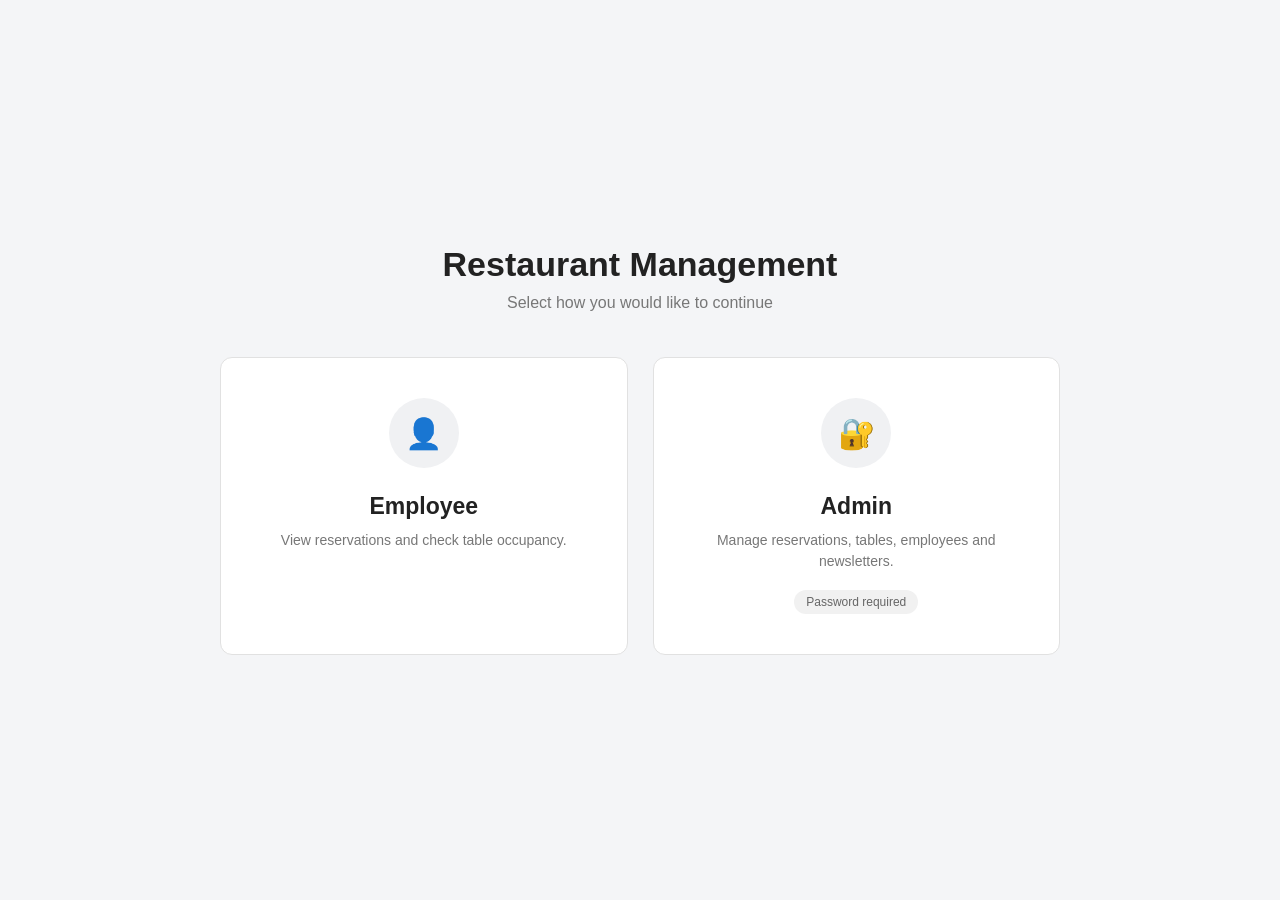
<file: src/templates/index.html>
<!DOCTYPE html>
<html lang="en">
<head>
    <meta charset="UTF-8">
    <meta name="viewport" content="width=device-width, initial-scale=1.0">

    <title>Restaurant Management</title>

    <style>
        * {
            box-sizing: border-box;
            margin: 0;
            padding: 0;
        }

        body {
            font-family: Arial, Helvetica, sans-serif;
            min-height: 100vh;
            background: #f4f5f7;
            color: #222;
            display: flex;
            align-items: center;
            justify-content: center;
        }

        .container {
            width: 100%;
            max-width: 900px;
            padding: 30px;
        }

        .header {
            text-align: center;
            margin-bottom: 45px;
        }

        .header h1 {
            font-size: 34px;
            font-weight: 600;
            margin-bottom: 10px;
        }

        .header p {
            color: #777;
            font-size: 16px;
        }

        .modes {
            display: grid;
            grid-template-columns: repeat(2, 1fr);
            gap: 25px;
        }

        .mode-card {
            background: white;
            border-radius: 12px;
            padding: 40px 30px;
            text-align: center;
            border: 1px solid #e1e1e1;
            cursor: pointer;
            transition: 0.2s ease;
            text-decoration: none;
            color: inherit;
        }

        .mode-card:hover {
            transform: translateY(-4px);
            box-shadow: 0 10px 30px rgba(0, 0, 0, 0.08);
        }

        .icon {
            width: 70px;
            height: 70px;
            margin: 0 auto 25px;

            display: flex;
            align-items: center;
            justify-content: center;

            border-radius: 50%;

            background: #f0f1f3;

            font-size: 30px;
        }

        .mode-card h2 {
            font-size: 23px;
            margin-bottom: 10px;
        }

        .mode-card p {
            color: #777;
            line-height: 1.5;
            font-size: 14px;
        }

        .admin-badge {
            display: inline-block;
            margin-top: 18px;
            padding: 5px 12px;
            border-radius: 20px;
            background: #f1f1f1;
            color: #666;
            font-size: 12px;
        }

        @media (max-width: 650px) {

            .container {
                padding: 20px;
            }

            .modes {
                grid-template-columns: 1fr;
            }

            .header h1 {
                font-size: 28px;
            }
        }
    </style>
</head>

<body>

<div class="container">

    <div class="header">
        <h1>Restaurant Management</h1>
        <p>Select how you would like to continue</p>
    </div>

    <div class="modes">

        <!-- EMPLOYEE -->

        <a href="/employee" class="mode-card">

            <div class="icon">
                👤
            </div>

            <h2>Employee</h2>

            <p>
                View reservations and check
                table occupancy.
            </p>

        </a>


        <!-- ADMIN -->

        <a href="/admin/login" class="mode-card">

            <div class="icon">
                🔐
            </div>

            <h2>Admin</h2>

            <p>
                Manage reservations, tables,
                employees and newsletters.
            </p>

            <span class="admin-badge">
                Password required
            </span>

        </a>

    </div>

</div>

</body>
</html>
</file>
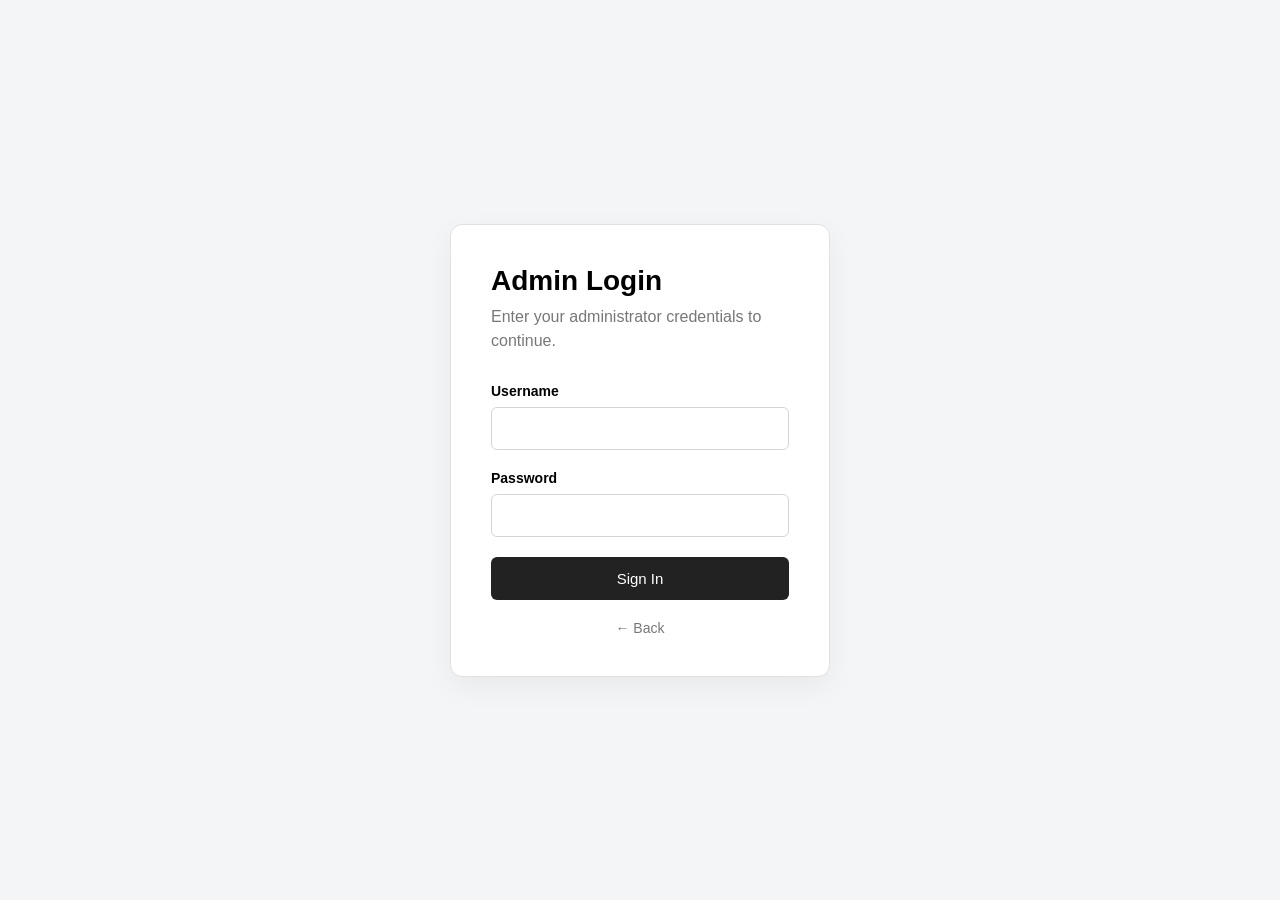
<file: src/templates/admin_login.html>
<!DOCTYPE html>
<html lang="en">

<head>

    <meta charset="UTF-8">

    <meta
        name="viewport"
        content="width=device-width, initial-scale=1.0"
    >

    <title>Admin Login</title>

    <style>

        * {
            box-sizing: border-box;
            margin: 0;
            padding: 0;
        }

        body {
            font-family:
                Arial,
                Helvetica,
                sans-serif;

            min-height: 100vh;

            background: #f4f5f7;

            display: flex;

            align-items: center;

            justify-content: center;
        }

        .login-container {
            width: 100%;

            max-width: 420px;

            padding: 20px;
        }

        .login-box {
            background: white;

            padding: 40px;

            border-radius: 12px;

            border: 1px solid #e1e1e1;

            box-shadow:
                0 10px 30px
                rgba(0, 0, 0, 0.05);
        }

        .login-box h1 {
            font-size: 28px;

            margin-bottom: 8px;
        }

        .login-box p {
            color: #777;

            margin-bottom: 30px;

            line-height: 1.5;
        }

        .form-group {
            margin-bottom: 20px;
        }

        label {
            display: block;

            font-size: 14px;

            font-weight: 600;

            margin-bottom: 8px;
        }

        input {
            width: 100%;

            padding: 12px 14px;

            border:
                1px solid #d5d5d5;

            border-radius: 6px;

            font-size: 15px;

            outline: none;

            transition:
                border-color 0.15s,
                box-shadow 0.15s;
        }

        input:focus {
            border-color: #888;

            box-shadow:
                0 0 0 3px
                rgba(0, 0, 0, 0.05);
        }

        button {
            width: 100%;

            padding: 13px;

            border: none;

            border-radius: 6px;

            background: #222;

            color: white;

            font-size: 15px;

            cursor: pointer;

            transition:
                background 0.15s,
                opacity 0.15s;
        }

        button:hover {
            background: #333;
        }

        button:disabled {
            opacity: 0.6;

            cursor: not-allowed;
        }

        .back {
            display: block;

            text-align: center;

            margin-top: 20px;

            color: #777;

            text-decoration: none;

            font-size: 14px;
        }

        .back:hover {
            color: #222;
        }

        /* ================================
           ERROR MESSAGE
           ================================= */

        .error {
            display: none;

            margin-bottom: 20px;

            padding: 12px;

            border-radius: 6px;

            background: #fff1f1;

            border: 1px solid #f0cccc;

            color: #a33;

            font-size: 14px;

            line-height: 1.4;
        }

        .error.show {
            display: block;
        }

        /* ================================
           LOADING
           ================================= */

        .loading {
            display: none;
        }

        button.loading-button .normal-text {
            display: none;
        }

        button.loading-button .loading {
            display: inline;
        }

    </style>

</head>


<body>


<div class="login-container">

    <div class="login-box">

        <h1>
            Admin Login
        </h1>

        <p>
            Enter your administrator credentials
            to continue.
        </p>


        <!-- =========================================
             ERROR MESSAGE
             ========================================= -->

        <div
            id="error-message"
            class="error"
        ></div>


        <!-- =========================================
             LOGIN FORM
             ========================================= -->

        <form id="login-form">

            <div class="form-group">

                <label for="username">
                    Username
                </label>

                <input
                    type="text"
                    id="username"
                    name="username"
                    autocomplete="username"
                    required
                >

            </div>


            <div class="form-group">

                <label for="password">
                    Password
                </label>

                <input
                    type="password"
                    id="password"
                    name="password"
                    autocomplete="current-password"
                    required
                >

            </div>


            <button
                type="submit"
                id="login-button"
            >

                <span class="normal-text">
                    Sign In
                </span>

                <span class="loading">
                    Signing in...
                </span>

            </button>

        </form>


        <a
            href="/"
            class="back"
        >
            ← Back
        </a>

    </div>

</div>


<script>

/* =====================================================
   LOGIN
   ===================================================== */

document
    .getElementById("login-form")
    .addEventListener(
        "submit",
        async function(event) {

            event.preventDefault();


            const username =
                document
                    .getElementById("username")
                    .value
                    .trim();


            const password =
                document
                    .getElementById("password")
                    .value;


            const button =
                document
                    .getElementById("login-button");


            const errorMessage =
                document
                    .getElementById("error-message");


            /*
             * Hide any previous error.
             */

            errorMessage.classList.remove(
                "show"
            );

            errorMessage.textContent = "";


            /*
             * Disable button while request
             * is being processed.
             */

            button.disabled = true;

            button.classList.add(
                "loading-button"
            );


            try {

                /*
                 * Send credentials to:
                 *
                 * POST /api/admin/login
                 *
                 * The FastAPI backend expects:
                 *
                 * {
                 *     "username": "...",
                 *     "password": "..."
                 * }
                 */

                const response =
                    await fetch(
                        "/api/admin/login",
                        {
                            method: "POST",

                            headers: {
                                "Content-Type":
                                    "application/json"
                            },

                            /*
                             * VERY IMPORTANT.
                             *
                             * This allows the browser
                             * to receive/store the
                             * authentication session
                             * cookie created by
                             * SessionMiddleware.
                             */

                            credentials: "include",

                            body:
                                JSON.stringify({
                                    username:
                                        username,

                                    password:
                                        password
                                })
                        }
                    );


                const data =
                    await response.json();


                /*
                 * Successful login.
                 */

                if (response.ok) {

                    window.location.href =
                        "/admin";

                    return;
                }


                /*
                 * Authentication failed.
                 */

                if (Array.isArray(data.detail)) {

                    errorMessage.textContent =
                        data.detail
                            .map(error => {
                                if (typeof error === "string") {
                                    return error;
                                }

                                return error.msg || "Invalid input.";
                            })
                            .join(" ");

                } else {

                    errorMessage.textContent =
                        data.detail ||
                        "Invalid username or password.";

                }

                errorMessage.classList.add(
                    "show"
                );


            } catch (error) {

                console.error(
                    "Login error:",
                    error
                );


                errorMessage.textContent =
                    "Could not connect to the server. Please try again.";

                errorMessage.classList.add(
                    "show"
                );


            } finally {

                button.disabled = false;

                button.classList.remove(
                    "loading-button"
                );

            }

        }
    );

</script>


</body>

</html>
</file>
